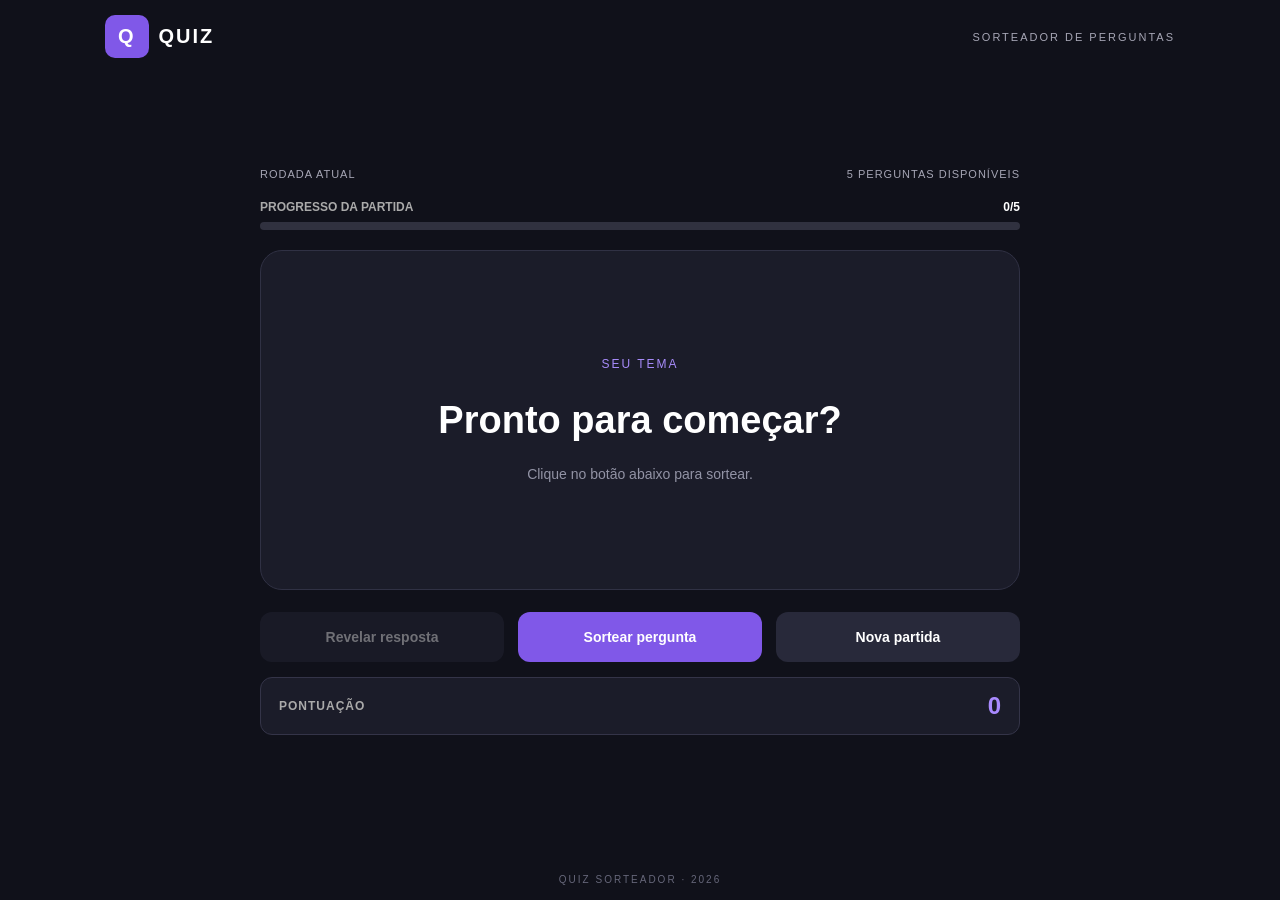
<file: index.html>
<!DOCTYPE html>
<html lang="pt-BR">
<head>
    <meta charset="UTF-8">
    <meta name="viewport" content="width=device-width, initial-scale=1.0">
    <meta name="description" content="Sorteador de perguntas">
    <title>Quiz — Sorteador de Perguntas</title>

    <link rel="stylesheet" href="style.css">
</head>

<body>

    <main class="container">

        <header class="header">
            <div class="logo">
                <span class="logo-icon">Q</span>
                <span>QUIZ</span>
            </div>

            <span class="status">SORTEADOR DE PERGUNTAS</span>
        </header>

        <section class="game">

            <div class="game-info">
                <span>RODADA ATUAL</span>
                <span id="remaining">100 PERGUNTAS DISPONÍVEIS</span>
            </div>

            <div class="progress-container">
                <div class="progress-info">
                    <span>PROGRESSO DA PARTIDA</span>
                    <span id="progress-text">0/5</span>
                </div>

                <div class="progress-bar">
                    <div id="progress-fill"></div>
                </div>
            </div>

            <div class="question-card">

                <span class="question-label">SEU TEMA</span>

                <h1 id="question">
                    Pronto para começar?
                </h1>

                <p id="question-number">
                    Clique no botão abaixo para sortear.
                </p>

                <div class="answer-area" id="answer-area">
                    <span>RESPOSTA</span>
                    <p id="answer"></p>

                <div id="score-actions" class="score-actions" style="display: none;">

                    <button id="correct-button" class="correct-button">
                        ✓ Acertei
                    </button>

                    <button id="wrong-button" class="wrong-button">
                        ✕ Errei
                    </button>

                </div>

                </div>

            </div>

            <div class="actions">

                <button id="reveal-button" class="secondary-button" disabled>
                    Revelar resposta
                </button>

                <button id="draw-button" class="primary-button">
                    Sortear pergunta
                </button>

                <button id="reset-button" class="secondary-button">
                    Nova partida
                </button>

            </div>

            <div class="score-display">
                <span>PONTUAÇÃO</span>
                <strong id="score">0</strong>
            </div>

        </section>

        

<!-- TELA DE PARTIDA CONCLUÍDA -->

        <section id="end-screen" class="end-screen" style="display: none;">

            <div class="trophy-icon">🏆</div>

            <h2>Parabéns!</h2>

            <h3>Você concluiu a partida!</h3>

            <p id="final-message">
                Todas as perguntas foram sorteadas.
            </p>

            <span class="finished-badge">
                PARTIDA CONCLUÍDA
            </span>

            <button id="play-again-button">
                JOGAR NOVAMENTE
            </button>

        </section>

        <footer class="footer">
            QUIZ SORTEADOR · 2026
        </footer>

    </main>

    <script src="script.js"></script>

</body>
</html>
</file>
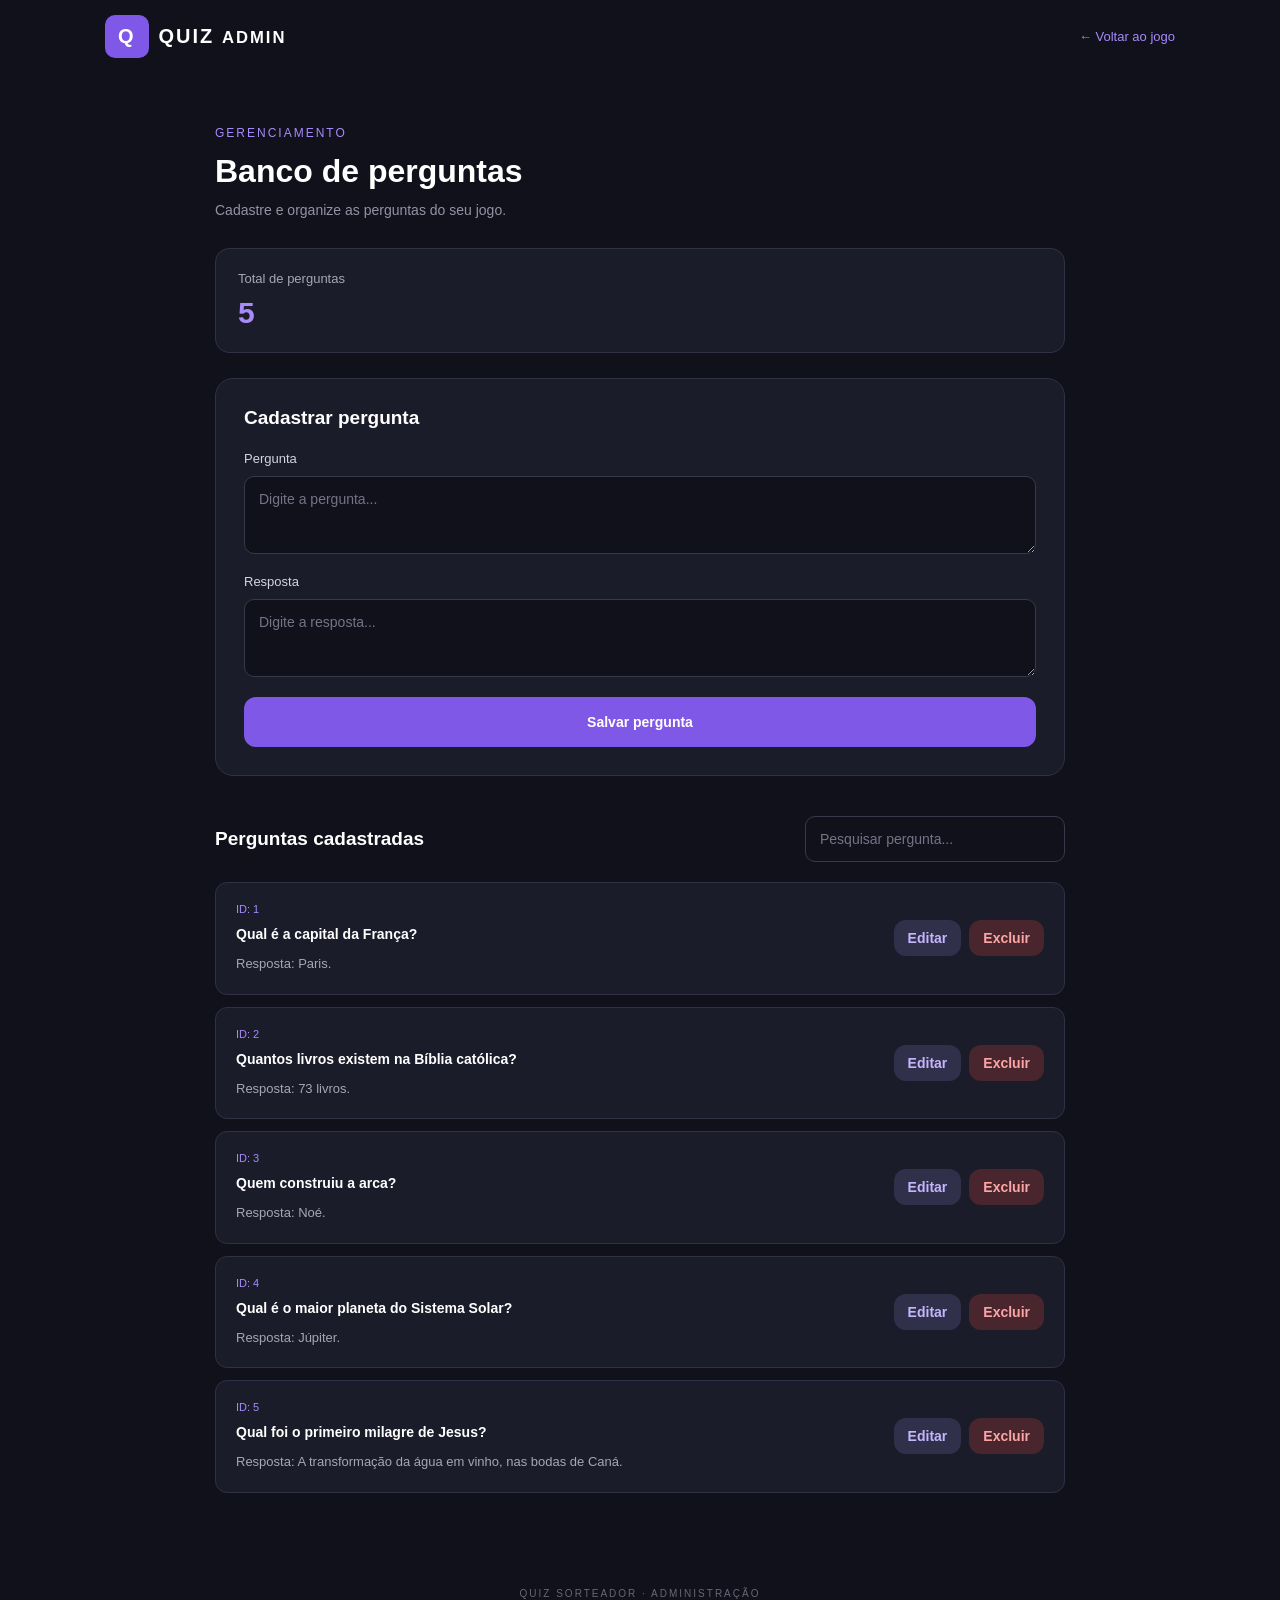
<file: admin.html>
<!DOCTYPE html>
<html lang="pt-BR">
<head>
    <meta charset="UTF-8">
    <meta name="viewport" content="width=device-width, initial-scale=1.0">
    <meta name="description" content="Painel administrativo do Quiz">
    <title>Administração — Quiz</title>

    <link rel="stylesheet" href="style.css">
</head>

<body>

    <main class="container admin-container">

        <header class="header">
            <div class="logo">
                <span class="logo-icon">Q</span>
                <span>QUIZ <small>ADMIN</small></span>
            </div>

            <a href="index.html" class="back-link">
                ← Voltar ao jogo
            </a>
        </header>

        <section class="admin-content">

            <div class="admin-heading">
                <span class="question-label">GERENCIAMENTO</span>
                <h1>Banco de perguntas</h1>
                <p>Cadastre e organize as perguntas do seu jogo.</p>
            </div>

            <div class="admin-stats">
                <div class="stat-card">
                    <span>Total de perguntas</span>
                    <strong id="total-questions">0</strong>
                </div>
            </div>

            <section class="admin-form-card">

                <h2 id="form-title">Cadastrar pergunta</h2>

                <form id="question-form">

                    <div class="form-group">
                        <label for="question-input">Pergunta</label>
                        <textarea
                            id="question-input"
                            placeholder="Digite a pergunta..."
                            rows="3"
                            required
                        ></textarea>
                    </div>

                    <div class="form-group">
                        <label for="answer-input">Resposta</label>
                        <textarea
                            id="answer-input"
                            placeholder="Digite a resposta..."
                            rows="3"
                            required
                        ></textarea>
                    </div>

                    <div class="form-actions">
                        <button type="submit" class="primary-button">
                            Salvar pergunta
                        </button>

                        <button
                            type="button"
                            id="cancel-edit"
                            class="secondary-button"
                            hidden
                        >
                            Cancelar edição
                        </button>
                    </div>

                </form>

            </section>

            <section class="admin-list-section">

                <div class="list-heading">
                    <h2>Perguntas cadastradas</h2>

                    <input
                        type="search"
                        id="search-input"
                        placeholder="Pesquisar pergunta..."
                    >
                </div>

                <div id="questions-list" class="questions-list">
                    <!-- Perguntas carregadas pelo JavaScript -->
                </div>

                <p id="empty-message" class="empty-message" hidden>
                    Nenhuma pergunta cadastrada.
                </p>

            </section>

        </section>

        <footer class="footer">
            QUIZ SORTEADOR · ADMINISTRAÇÃO
        </footer>

    </main>

    <script src="admin.js"></script>

</body>
</html>
</file>
<file: style.css>
* {
    margin: 0;
    padding: 0;
    box-sizing: border-box;
}

body {
    font-family: Arial, Helvetica, sans-serif;
    background: #10111A;
    color: #FFFFFF;
    min-height: 100vh;
}

.container {
    width: 100%;
    max-width: 1100px;
    min-height: 100vh;
    margin: auto;
    padding: 15px 15px;

    display: flex;
    flex-direction: column;
}

.header {
    display: flex;
    align-items: center;
    justify-content: space-between;
}

.logo {
    display: flex;
    align-items: center;
    gap: 10px;
    font-size: 20px;
    font-weight: bold;
    letter-spacing: 2px;
}

.logo-icon {
    background: #8058E8;
    padding: 10px 13px;
    border-radius: 10px;
}

.status {
    color: #A6A6B5;
    font-size: 11px;
    letter-spacing: 2px;
}

.game {
    width: 100%;
    max-width: 760px;
    margin: auto;
}

.game-info {
    display: flex;
    justify-content: space-between;
    gap: 12px;
    margin-bottom: 18px;
    color: #A6A6B5;
    font-size: 11px;
    letter-spacing: 1px;
}

.question-card {
    background: #1B1C29;
    border: 1px solid #303144;
    border-radius: 22px;
    min-height: 340px;
    padding: 45px 30px;

    display: flex;
    flex-direction: column;
    align-items: center;
    justify-content: center;
    text-align: center;
}

.question-label {
    color: #A78BFA;
    font-size: 12px;
    letter-spacing: 2px;
    margin-bottom: 25px;
}

.question-card h1 {
    font-size: clamp(25px, 4vw, 38px);
    line-height: 1.3;
    max-width: 600px;
}

#question-number {
    color: #9293A5;
    font-size: 14px;
    margin-top: 20px;
}

.answer-area {
    display: none;
    width: 100%;
    margin-top: 35px;
    padding-top: 25px;
    border-top: 1px solid #38394B;
}

.answer-area span {
    color: #A78BFA;
    font-size: 11px;
    letter-spacing: 2px;
}

.answer-area p {
    color: #FFFFFF;
    margin-top: 12px;
    font-size: 17px;
    line-height: 1.5;
}

.actions {
    display: flex;
    gap: 14px;
    margin-top: 22px;
}

button {
    border: none;
    border-radius: 12px;
    padding: 17px 22px;
    font-size: 14px;
    font-weight: bold;
    cursor: pointer;
    transition: 0.2s;
}

.primary-button {
    background: #8058E8;
    color: white;
    flex: 1;
}

.primary-button:hover {
    background: #966FF5;
}

.secondary-button {
    background: #28293A;
    color: white;
    flex: 1;
}

.secondary-button:disabled {
    opacity: 0.4;
    cursor: not-allowed;
}

.footer {
    text-align: center;
    color: #66677A;
    font-size: 10px;
    letter-spacing: 2px;
    padding-top: 30px;
}

@media (max-width: 600px) {
    .status {
        font-size: 9px;
        letter-spacing: 1px;
    }

    .container {
        padding: 22px 16px;
    }

    .question-card {
        min-height: 320px;
        padding: 35px 20px;
    }

    .actions {
        flex-direction: column;
    }

    .game-info {
        font-size: 9px;
    }
}



/* ===================================
   ÁREA ADMINISTRATIVA
=================================== */

.admin-container {
    max-width: 1100px;
}

.back-link {
    color: #A78BFA;
    text-decoration: none;
    font-size: 13px;
}

.back-link:hover {
    color: #FFFFFF;
}

.admin-content {
    width: 100%;
    max-width: 850px;
    margin: 65px auto;
}

.admin-heading {
    margin-bottom: 30px;
}

.admin-heading h1 {
    font-size: 32px;
    margin: 12px 0;
}

.admin-heading p {
    color: #9293A5;
    font-size: 14px;
}

.admin-stats {
    margin-bottom: 25px;
}

.stat-card {
    background: #1B1C29;
    border: 1px solid #303144;
    border-radius: 14px;
    padding: 22px;
    display: flex;
    flex-direction: column;
    gap: 10px;
}

.stat-card span {
    color: #A6A6B5;
    font-size: 13px;
}

.stat-card strong {
    font-size: 30px;
    color: #A78BFA;
}

.admin-form-card {
    background: #1B1C29;
    border: 1px solid #303144;
    border-radius: 18px;
    padding: 28px;
    margin-bottom: 40px;
}

.admin-form-card h2,
.admin-list-section h2 {
    font-size: 19px;
    margin-bottom: 22px;
}

.form-group {
    display: flex;
    flex-direction: column;
    gap: 10px;
    margin-bottom: 20px;
}

.form-group label {
    font-size: 13px;
    color: #D5D5E0;
}

.form-group textarea,
#search-input {
    width: 100%;
    background: #10111A;
    border: 1px solid #38394B;
    border-radius: 10px;
    color: #FFFFFF;
    padding: 14px;
    font-family: inherit;
    font-size: 14px;
    outline: none;
    resize: vertical;
}

.form-group textarea:focus,
#search-input:focus {
    border-color: #8058E8;
}

.form-group textarea::placeholder,
#search-input::placeholder {
    color: #737487;
}

.form-actions {
    display: flex;
    gap: 12px;
}

.form-actions button {
    flex: 1;
}

button[hidden] {
    display: none;
}

.list-heading {
    display: flex;
    align-items: center;
    justify-content: space-between;
    gap: 20px;
    margin-bottom: 20px;
}

.list-heading h2 {
    margin-bottom: 0;
}

#search-input {
    max-width: 260px;
}

.questions-list {
    display: flex;
    flex-direction: column;
    gap: 12px;
}

.question-item {
    background: #1B1C29;
    border: 1px solid #303144;
    border-radius: 12px;
    padding: 20px;
    display: flex;
    justify-content: space-between;
    align-items: center;
    gap: 20px;
}

.question-item-content {
    display: flex;
    flex-direction: column;
    gap: 9px;
    min-width: 0;
}

.question-item-content strong {
    font-size: 14px;
    line-height: 1.5;
}

.question-item-content p {
    color: #A6A6B5;
    font-size: 13px;
    line-height: 1.5;
}

.question-id {
    color: #A78BFA;
    font-size: 11px;
}

.question-item-actions {
    display: flex;
    gap: 8px;
    flex-shrink: 0;
}

.edit-button {
    background: #30304A;
    color: #C4B5FD;
    padding: 10px 14px;
}

.delete-button {
    background: #49252D;
    color: #FCA5A5;
    padding: 10px 14px;
}

.empty-message {
    color: #9293A5;
    text-align: center;
    padding: 35px;
}

@media (max-width: 600px) {

    .admin-content {
        margin: 40px auto;
    }

    .admin-heading h1 {
        font-size: 26px;
    }

    .admin-form-card {
        padding: 20px;
    }

    .list-heading {
        flex-direction: column;
        align-items: stretch;
    }

    #search-input {
        max-width: 100%;
    }

    .question-item {
        flex-direction: column;
        align-items: stretch;
    }

    .question-item-actions button {
        flex: 1;
    }

    .form-actions {
        flex-direction: column;
    }

    .back-link {
        font-size: 11px;
    }
}


/* PROGRESSO DA PARTIDA */

.progress-container {
    width: 100%;
    margin-top: 20px;
    margin-bottom: 20px;

}

.progress-info {
    display: flex;
    justify-content: space-between;
    align-items: center;
    margin-bottom: 8px;
    font-size: 12px;
    font-weight: bold;
    color: #aaa;
}

#progress-text {
    color: #fff;
}

.progress-bar {
    width: 100%;
    height: 8px;
    background: #30313f;
    border-radius: 20px;
    overflow: hidden;
}

#progress-fill {
    width: 0%;
    height: 100%;
    background: #8058E8;
    border-radius: 20px;
    transition: width 0.3s ease;
}


/* TELA DE PARTIDA CONCLUÍDA */

.end-screen {
    width: 100%;
    margin-top: 25px;
    padding: 20px 20px;
    background: #1B1C29;
    border: 1px solid #343448;
    border-radius: 18px;
    text-align: center;
    align-self: center;
}

.trophy-icon {
    font-size: 55px;
    margin-bottom: 15px;
}

.end-screen h2 {
    color: #ffffff;
    font-size: 30px;
    margin-bottom: 8px;
}

.end-screen h3 {
    color: #ffffff;
    font-size: 18px;
    margin-bottom: 12px;
}

.end-screen p {
    color: #aaa;
    margin-bottom: 20px;
}

.finished-badge {
    display: inline-block;
    padding: 8px 14px;
    background: #263d32;
    color: #77d99b;
    border-radius: 20px;
    font-size: 11px;
    font-weight: bold;
    letter-spacing: 1px;
    margin-bottom: 22px;
}

#play-again-button {
    display: block;
    width: 100%;
    padding: 15px;
    background: #8058E8;
    color: white;
    border: none;
    border-radius: 10px;
    font-weight: bold;
    cursor: pointer;
}

#play-again-button:hover {
    background: #6942ce;
}


/* ===================================
   PONTUAÇÃO DO JOGO
=================================== */

.score-display {
    display: flex;
    justify-content: space-between;
    align-items: center;
    width: 100%;
    margin-top: 15px;
    padding: 14px 18px;
    background: #1B1C29;
    border: 1px solid #343448;
    border-radius: 12px;
    box-sizing: border-box;
}

.score-display span {
    color: #aaa;
    font-size: 12px;
    font-weight: bold;
    letter-spacing: 1px;
}

.score-display strong {
    color: #a98aff;
    font-size: 24px;
}


/* ===================================
   BOTÕES DE PONTUAÇÃO
=================================== */

.score-actions {
    display: flex;
    gap: 12px;
    margin-top: 20px;
}

.score-actions button {
    flex: 1;
    padding: 14px;
    border: none;
    border-radius: 10px;
    color: white;
    font-size: 14px;
    font-weight: bold;
    cursor: pointer;
}

.correct-button {
    background: #267548;
}

.correct-button:hover {
    background: #328e59;
}

.wrong-button {
    background: #963c4b;
}

.wrong-button:hover {
    background: #b64c5d;
}
</file>
